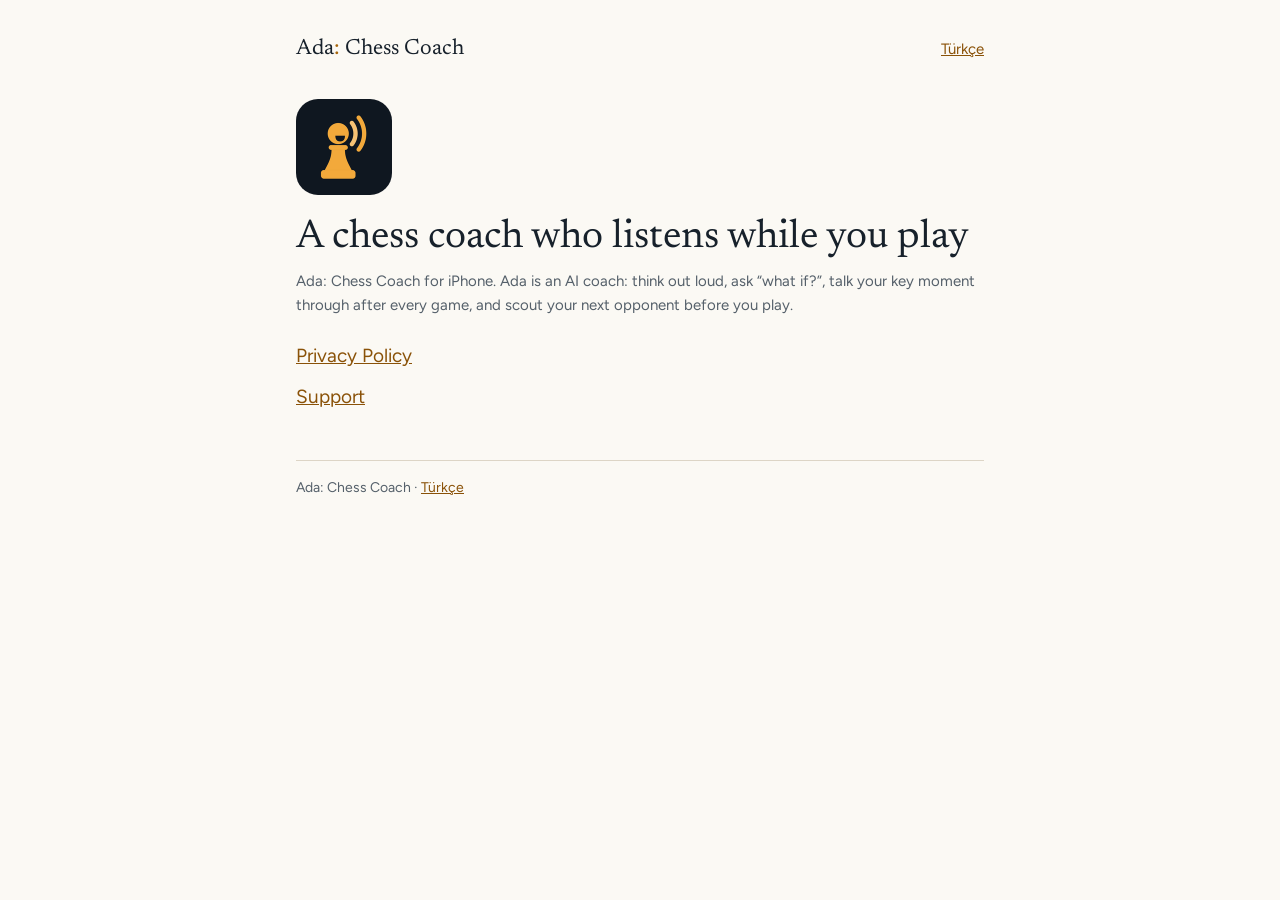
<file: index.html>
<!doctype html>
<html lang="en">
<head>
<meta charset="utf-8">
<meta name="viewport" content="width=device-width, initial-scale=1">
<title>Ada: Chess Coach</title>
<meta name="description" content="A chess app with an AI voice coach who listens while you think out loud.">
<link rel="icon" href="favicon.png">
<link rel="apple-touch-icon" href="apple-touch-icon.png">
<link rel="stylesheet" href="style.css">
</head>
<body>
<main>
<header class="top">
  <a class="brand" href="./">Ada<span>:</span> Chess Coach</a>
  <nav><a href="tr/" hreflang="tr" lang="tr">Türkçe</a></nav>
</header>
<img class="app-icon" src="icon.png" width="96" height="96" alt="">
<h1>A chess coach who listens while you play</h1>
<p class="meta">Ada: Chess Coach for iPhone. Ada is an AI coach: think out loud, ask “what if?”, talk your key moment through after every game, and scout your next opponent before you play.</p>
<div class="links">
  <a href="privacy/">Privacy Policy</a>
  <a href="support/">Support</a>
</div>
<footer>Ada: Chess Coach · <a href="tr/" hreflang="tr" lang="tr">Türkçe</a></footer>
</main>
</body>
</html>
</file>
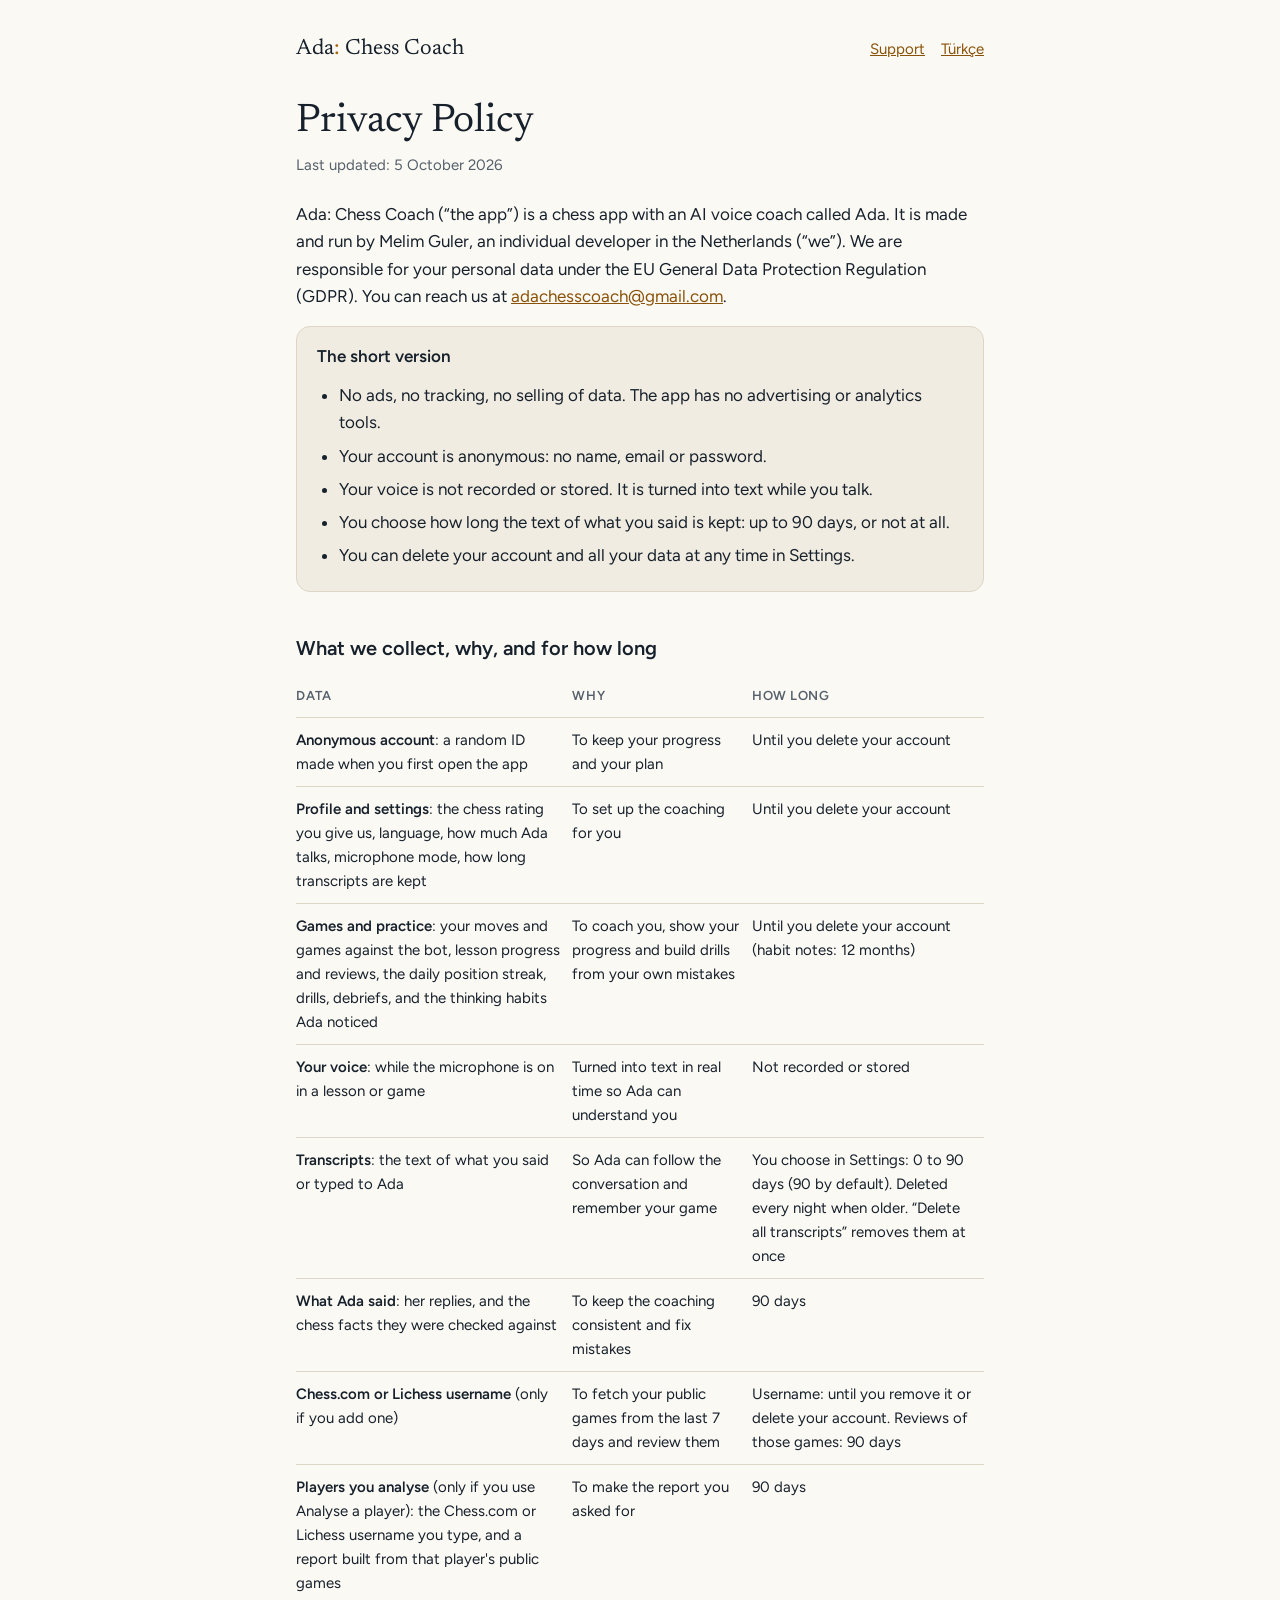
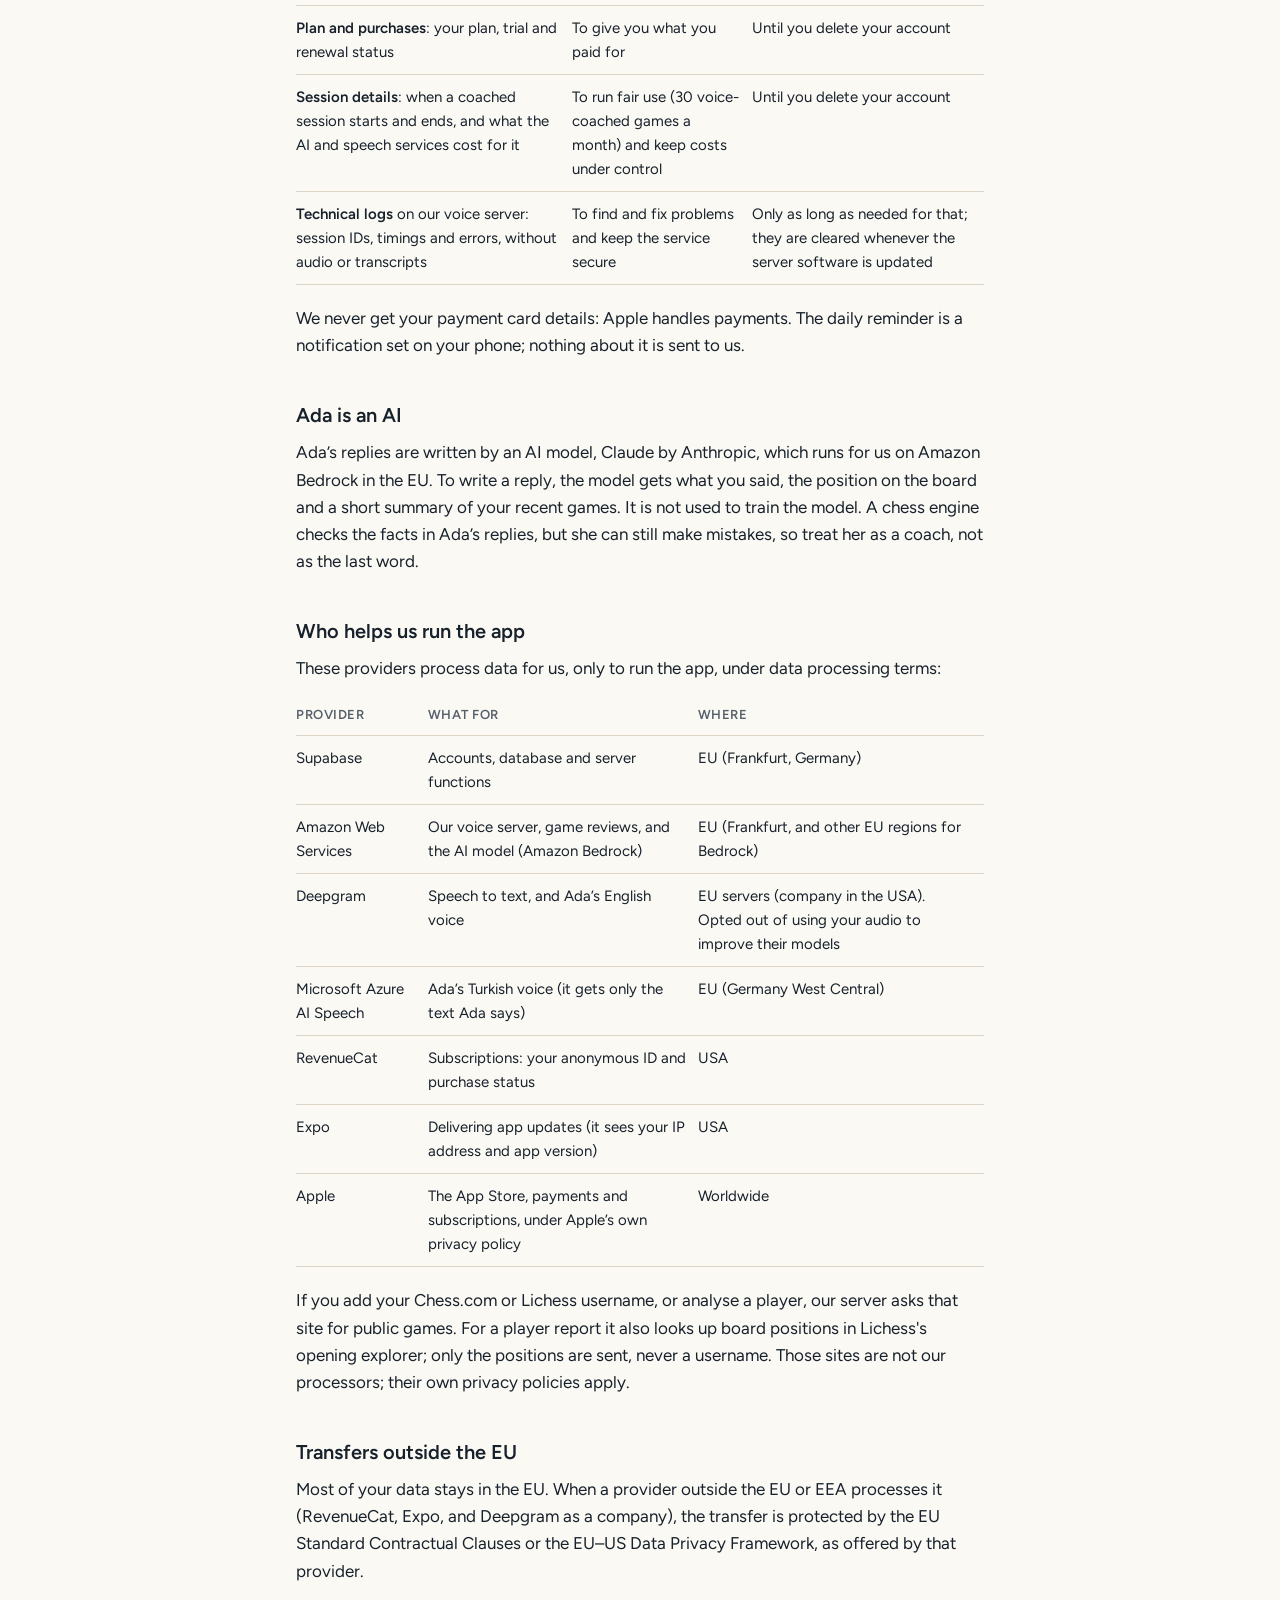
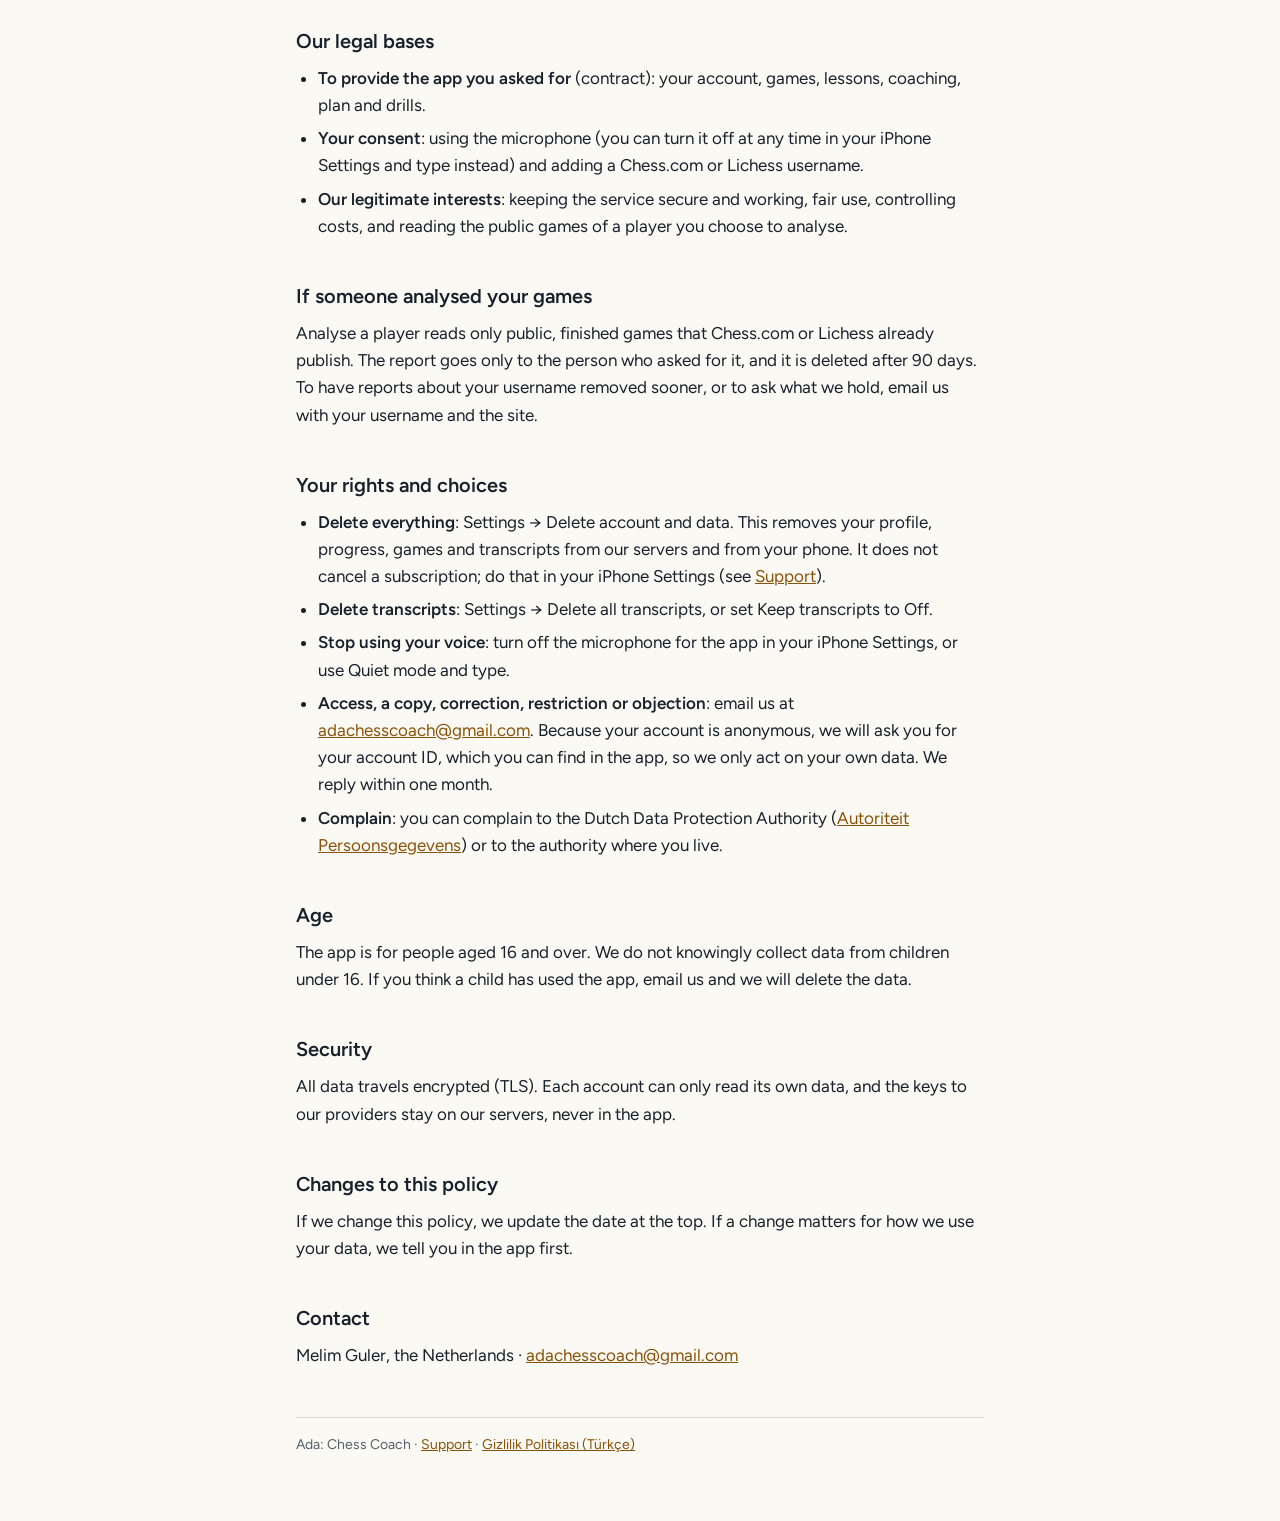
<file: privacy/index.html>
<!doctype html>
<html lang="en">
<head>
<meta charset="utf-8">
<meta name="viewport" content="width=device-width, initial-scale=1">
<title>Privacy Policy · Ada: Chess Coach</title>
<meta name="description" content="How Ada: Chess Coach handles your data.">
<link rel="icon" href="../favicon.png">
<link rel="apple-touch-icon" href="../apple-touch-icon.png">
<link rel="stylesheet" href="../style.css">
</head>
<body>
<main>
<header class="top">
  <a class="brand" href="../">Ada<span>:</span> Chess Coach</a>
  <nav><a href="../support/">Support</a><a href="../tr/privacy/" hreflang="tr" lang="tr">Türkçe</a></nav>
</header>

<h1>Privacy Policy</h1>
<p class="meta">Last updated: 5 October 2026</p>

<p>Ada: Chess Coach (“the app”) is a chess app with an AI voice coach called Ada. It is made and run by Melim Guler, an individual developer in the Netherlands (“we”). We are responsible for your personal data under the EU General Data Protection Regulation (GDPR). You can reach us at <a href="mailto:adachesscoach@gmail.com">adachesscoach@gmail.com</a>.</p>

<div class="box">
<p><strong>The short version</strong></p>
<ul>
  <li>No ads, no tracking, no selling of data. The app has no advertising or analytics tools.</li>
  <li>Your account is anonymous: no name, email or password.</li>
  <li>Your voice is not recorded or stored. It is turned into text while you talk.</li>
  <li>You choose how long the text of what you said is kept: up to 90 days, or not at all.</li>
  <li>You can delete your account and all your data at any time in Settings.</li>
</ul>
</div>

<h2>What we collect, why, and for how long</h2>
<div class="table-wrap"><table>
<thead><tr><th>Data</th><th>Why</th><th>How long</th></tr></thead>
<tbody>
<tr><td><strong>Anonymous account</strong>: a random ID made when you first open the app</td><td>To keep your progress and your plan</td><td>Until you delete your account</td></tr>
<tr><td><strong>Profile and settings</strong>: the chess rating you give us, language, how much Ada talks, microphone mode, how long transcripts are kept</td><td>To set up the coaching for you</td><td>Until you delete your account</td></tr>
<tr><td><strong>Games and practice</strong>: your moves and games against the bot, lesson progress and reviews, the daily position streak, drills, debriefs, and the thinking habits Ada noticed</td><td>To coach you, show your progress and build drills from your own mistakes</td><td>Until you delete your account (habit notes: 12 months)</td></tr>
<tr><td><strong>Your voice</strong>: while the microphone is on in a lesson or game</td><td>Turned into text in real time so Ada can understand you</td><td>Not recorded or stored</td></tr>
<tr><td><strong>Transcripts</strong>: the text of what you said or typed to Ada</td><td>So Ada can follow the conversation and remember your game</td><td>You choose in Settings: 0 to 90 days (90 by default). Deleted every night when older. “Delete all transcripts” removes them at once</td></tr>
<tr><td><strong>What Ada said</strong>: her replies, and the chess facts they were checked against</td><td>To keep the coaching consistent and fix mistakes</td><td>90 days</td></tr>
<tr><td><strong>Chess.com or Lichess username</strong> (only if you add one)</td><td>To fetch your public games from the last 7 days and review them</td><td>Username: until you remove it or delete your account. Reviews of those games: 90 days</td></tr>
<tr><td><strong>Players you analyse</strong> (only if you use Analyse a player): the Chess.com or Lichess username you type, and a report built from that player's public games</td><td>To make the report you asked for</td><td>90 days</td></tr>
<tr><td><strong>Plan and purchases</strong>: your plan, trial and renewal status</td><td>To give you what you paid for</td><td>Until you delete your account</td></tr>
<tr><td><strong>Session details</strong>: when a coached session starts and ends, and what the AI and speech services cost for it</td><td>To run fair use (30 voice-coached games a month) and keep costs under control</td><td>Until you delete your account</td></tr>
<tr><td><strong>Technical logs</strong> on our voice server: session IDs, timings and errors, without audio or transcripts</td><td>To find and fix problems and keep the service secure</td><td>Only as long as needed for that; they are cleared whenever the server software is updated</td></tr>
</tbody>
</table></div>
<p>We never get your payment card details: Apple handles payments. The daily reminder is a notification set on your phone; nothing about it is sent to us.</p>

<h2>Ada is an AI</h2>
<p>Ada’s replies are written by an AI model, Claude by Anthropic, which runs for us on Amazon Bedrock in the EU. To write a reply, the model gets what you said, the position on the board and a short summary of your recent games. It is not used to train the model. A chess engine checks the facts in Ada’s replies, but she can still make mistakes, so treat her as a coach, not as the last word.</p>

<h2>Who helps us run the app</h2>
<p>These providers process data for us, only to run the app, under data processing terms:</p>
<div class="table-wrap"><table>
<thead><tr><th>Provider</th><th>What for</th><th>Where</th></tr></thead>
<tbody>
<tr><td>Supabase</td><td>Accounts, database and server functions</td><td>EU (Frankfurt, Germany)</td></tr>
<tr><td>Amazon Web Services</td><td>Our voice server, game reviews, and the AI model (Amazon Bedrock)</td><td>EU (Frankfurt, and other EU regions for Bedrock)</td></tr>
<tr><td>Deepgram</td><td>Speech to text, and Ada’s English voice</td><td>EU servers (company in the USA). Opted out of using your audio to improve their models</td></tr>
<tr><td>Microsoft Azure AI Speech</td><td>Ada’s Turkish voice (it gets only the text Ada says)</td><td>EU (Germany West Central)</td></tr>
<tr><td>RevenueCat</td><td>Subscriptions: your anonymous ID and purchase status</td><td>USA</td></tr>
<tr><td>Expo</td><td>Delivering app updates (it sees your IP address and app version)</td><td>USA</td></tr>
<tr><td>Apple</td><td>The App Store, payments and subscriptions, under Apple’s own privacy policy</td><td>Worldwide</td></tr>
</tbody>
</table></div>
<p>If you add your Chess.com or Lichess username, or analyse a player, our server asks that site for public games. For a player report it also looks up board positions in Lichess's opening explorer; only the positions are sent, never a username. Those sites are not our processors; their own privacy policies apply.</p>

<h2>Transfers outside the EU</h2>
<p>Most of your data stays in the EU. When a provider outside the EU or EEA processes it (RevenueCat, Expo, and Deepgram as a company), the transfer is protected by the EU Standard Contractual Clauses or the EU–US Data Privacy Framework, as offered by that provider.</p>

<h2>Our legal bases</h2>
<ul>
  <li><strong>To provide the app you asked for</strong> (contract): your account, games, lessons, coaching, plan and drills.</li>
  <li><strong>Your consent</strong>: using the microphone (you can turn it off at any time in your iPhone Settings and type instead) and adding a Chess.com or Lichess username.</li>
  <li><strong>Our legitimate interests</strong>: keeping the service secure and working, fair use, controlling costs, and reading the public games of a player you choose to analyse.</li>
</ul>

<h2>If someone analysed your games</h2>
<p>Analyse a player reads only public, finished games that Chess.com or Lichess already publish. The report goes only to the person who asked for it, and it is deleted after 90 days. To have reports about your username removed sooner, or to ask what we hold, email us with your username and the site.</p>

<h2>Your rights and choices</h2>
<ul>
  <li><strong>Delete everything</strong>: Settings → Delete account and data. This removes your profile, progress, games and transcripts from our servers and from your phone. It does not cancel a subscription; do that in your iPhone Settings (see <a href="../support/">Support</a>).</li>
  <li><strong>Delete transcripts</strong>: Settings → Delete all transcripts, or set Keep transcripts to Off.</li>
  <li><strong>Stop using your voice</strong>: turn off the microphone for the app in your iPhone Settings, or use Quiet mode and type.</li>
  <li><strong>Access, a copy, correction, restriction or objection</strong>: email us at <a href="mailto:adachesscoach@gmail.com">adachesscoach@gmail.com</a>. Because your account is anonymous, we will ask you for your account ID, which you can find in the app, so we only act on your own data. We reply within one month.</li>
  <li><strong>Complain</strong>: you can complain to the Dutch Data Protection Authority (<a href="https://www.autoriteitpersoonsgegevens.nl/en">Autoriteit Persoonsgegevens</a>) or to the authority where you live.</li>
</ul>

<h2>Age</h2>
<p>The app is for people aged 16 and over. We do not knowingly collect data from children under 16. If you think a child has used the app, email us and we will delete the data.</p>

<h2>Security</h2>
<p>All data travels encrypted (TLS). Each account can only read its own data, and the keys to our providers stay on our servers, never in the app.</p>

<h2>Changes to this policy</h2>
<p>If we change this policy, we update the date at the top. If a change matters for how we use your data, we tell you in the app first.</p>

<h2>Contact</h2>
<p>Melim Guler, the Netherlands · <a href="mailto:adachesscoach@gmail.com">adachesscoach@gmail.com</a></p>

<footer>Ada: Chess Coach · <a href="../support/">Support</a> · <a href="../tr/privacy/" hreflang="tr" lang="tr">Gizlilik Politikası (Türkçe)</a></footer>
</main>
</body>
</html>
</file>
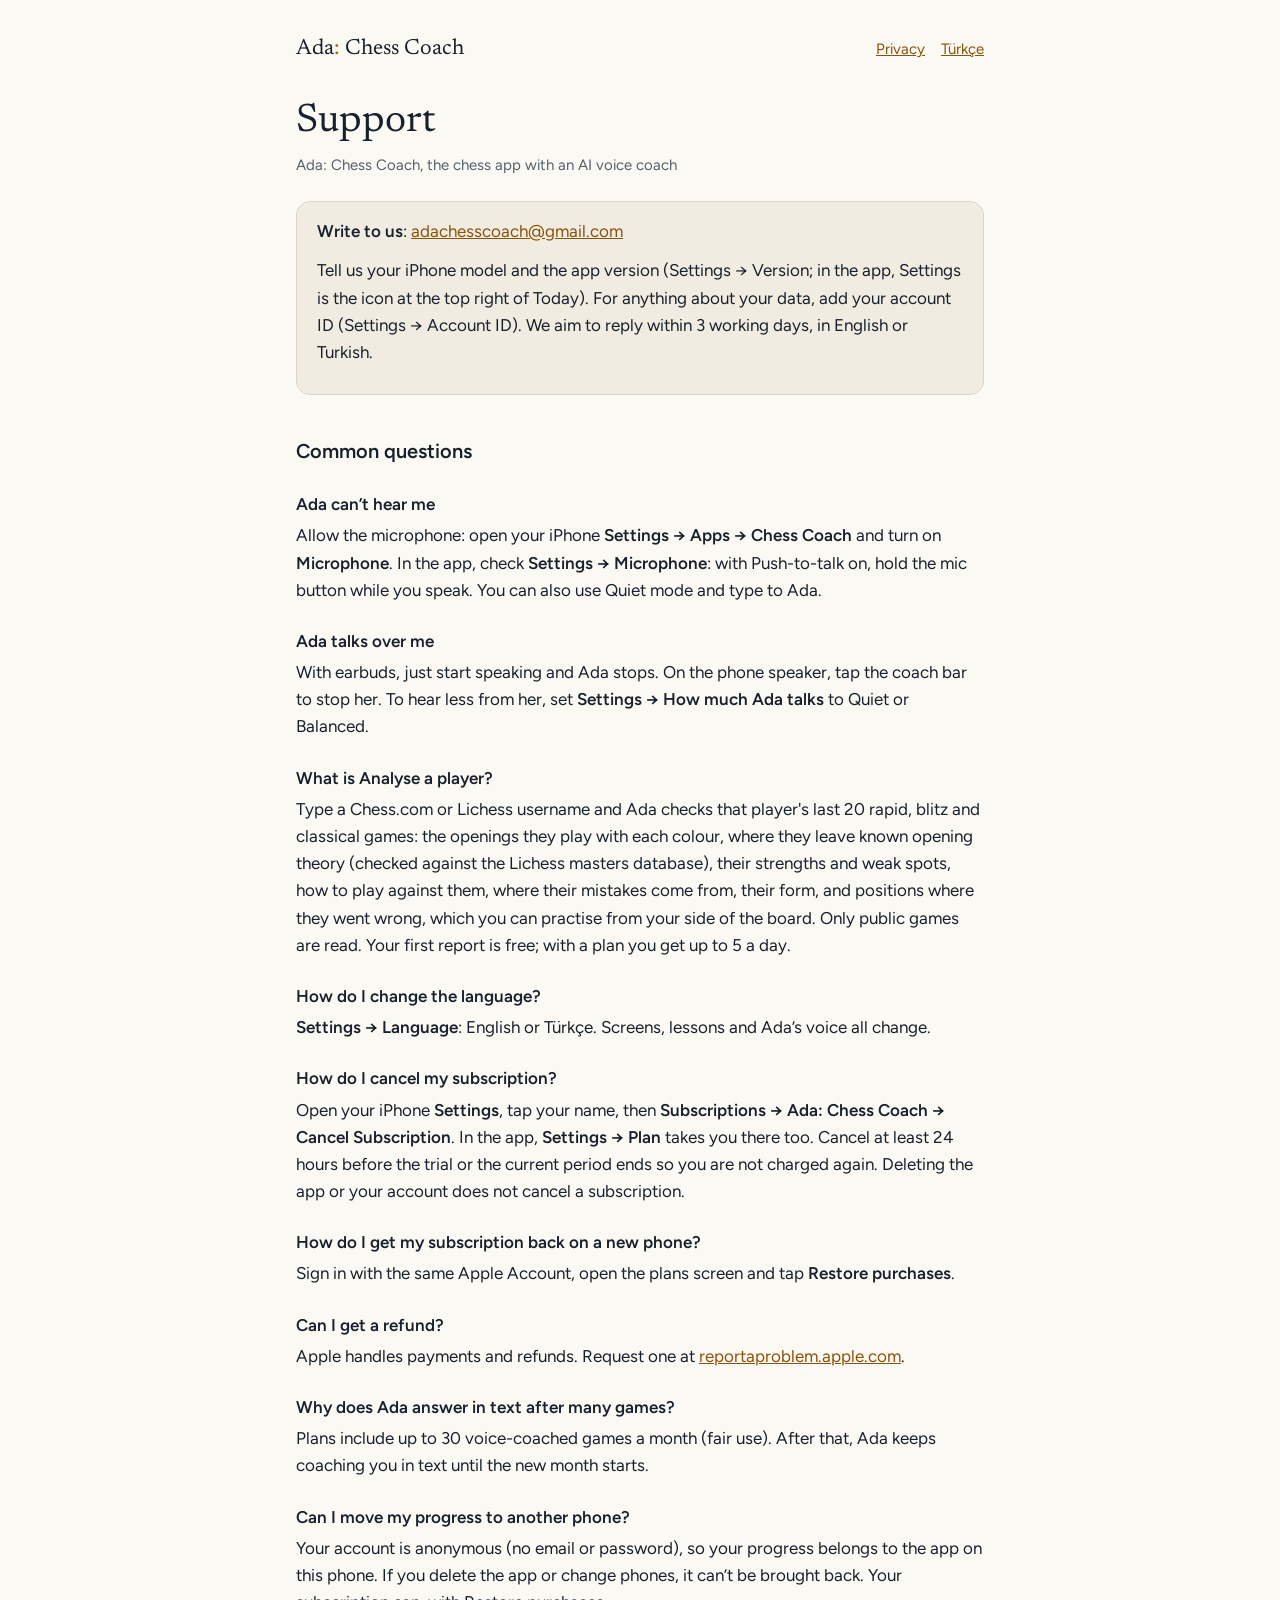
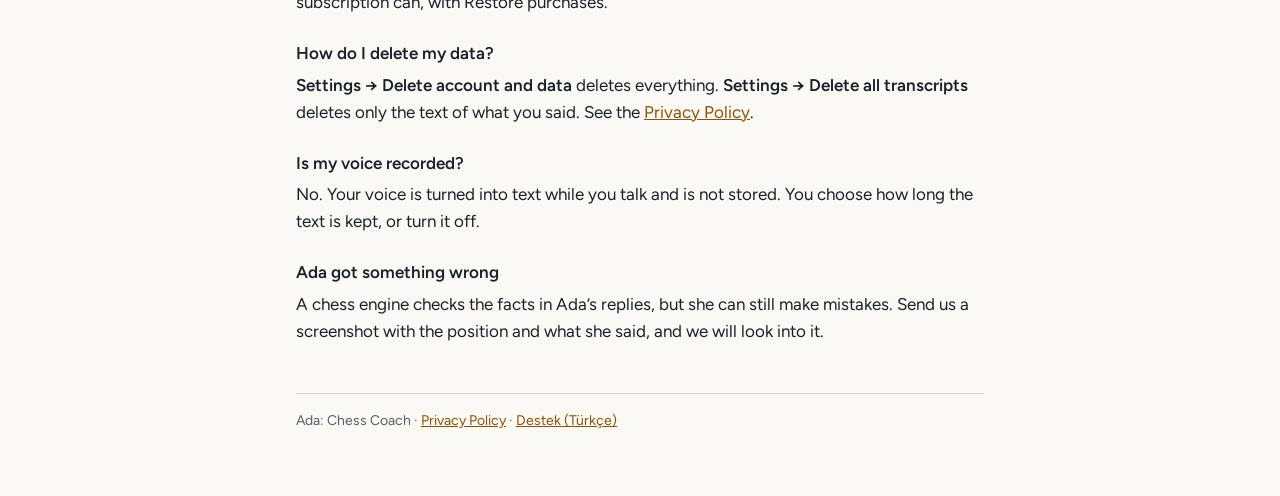
<file: support/index.html>
<!doctype html>
<html lang="en">
<head>
<meta charset="utf-8">
<meta name="viewport" content="width=device-width, initial-scale=1">
<title>Support · Ada: Chess Coach</title>
<meta name="description" content="Help with Ada: Chess Coach, and how to reach us.">
<link rel="icon" href="../favicon.png">
<link rel="apple-touch-icon" href="../apple-touch-icon.png">
<link rel="stylesheet" href="../style.css">
</head>
<body>
<main>
<header class="top">
  <a class="brand" href="../">Ada<span>:</span> Chess Coach</a>
  <nav><a href="../privacy/">Privacy</a><a href="../tr/support/" hreflang="tr" lang="tr">Türkçe</a></nav>
</header>

<h1>Support</h1>
<p class="meta">Ada: Chess Coach, the chess app with an AI voice coach</p>

<div class="box">
<p><strong>Write to us</strong>: <a href="mailto:adachesscoach@gmail.com">adachesscoach@gmail.com</a></p>
<p>Tell us your iPhone model and the app version (Settings → Version; in the app, Settings is the icon at the top right of Today). For anything about your data, add your account ID (Settings → Account ID). We aim to reply within 3 working days, in English or Turkish.</p>
</div>

<h2>Common questions</h2>

<h3>Ada can’t hear me</h3>
<p>Allow the microphone: open your iPhone <strong>Settings → Apps → Chess Coach</strong> and turn on <strong>Microphone</strong>. In the app, check <strong>Settings → Microphone</strong>: with Push-to-talk on, hold the mic button while you speak. You can also use Quiet mode and type to Ada.</p>

<h3>Ada talks over me</h3>
<p>With earbuds, just start speaking and Ada stops. On the phone speaker, tap the coach bar to stop her. To hear less from her, set <strong>Settings → How much Ada talks</strong> to Quiet or Balanced.</p>

<h3>What is Analyse a player?</h3>
<p>Type a Chess.com or Lichess username and Ada checks that player's last 20 rapid, blitz and classical games: the openings they play with each colour, where they leave known opening theory (checked against the Lichess masters database), their strengths and weak spots, how to play against them, where their mistakes come from, their form, and positions where they went wrong, which you can practise from your side of the board. Only public games are read. Your first report is free; with a plan you get up to 5 a day.</p>

<h3>How do I change the language?</h3>
<p><strong>Settings → Language</strong>: English or Türkçe. Screens, lessons and Ada’s voice all change.</p>

<h3>How do I cancel my subscription?</h3>
<p>Open your iPhone <strong>Settings</strong>, tap your name, then <strong>Subscriptions → Ada: Chess Coach → Cancel Subscription</strong>. In the app, <strong>Settings → Plan</strong> takes you there too. Cancel at least 24 hours before the trial or the current period ends so you are not charged again. Deleting the app or your account does not cancel a subscription.</p>

<h3>How do I get my subscription back on a new phone?</h3>
<p>Sign in with the same Apple Account, open the plans screen and tap <strong>Restore purchases</strong>.</p>

<h3>Can I get a refund?</h3>
<p>Apple handles payments and refunds. Request one at <a href="https://reportaproblem.apple.com">reportaproblem.apple.com</a>.</p>

<h3>Why does Ada answer in text after many games?</h3>
<p>Plans include up to 30 voice-coached games a month (fair use). After that, Ada keeps coaching you in text until the new month starts.</p>

<h3>Can I move my progress to another phone?</h3>
<p>Your account is anonymous (no email or password), so your progress belongs to the app on this phone. If you delete the app or change phones, it can’t be brought back. Your subscription can, with Restore purchases.</p>

<h3>How do I delete my data?</h3>
<p><strong>Settings → Delete account and data</strong> deletes everything. <strong>Settings → Delete all transcripts</strong> deletes only the text of what you said. See the <a href="../privacy/">Privacy Policy</a>.</p>

<h3>Is my voice recorded?</h3>
<p>No. Your voice is turned into text while you talk and is not stored. You choose how long the text is kept, or turn it off.</p>

<h3>Ada got something wrong</h3>
<p>A chess engine checks the facts in Ada’s replies, but she can still make mistakes. Send us a screenshot with the position and what she said, and we will look into it.</p>

<footer>Ada: Chess Coach · <a href="../privacy/">Privacy Policy</a> · <a href="../tr/support/" hreflang="tr" lang="tr">Destek (Türkçe)</a></footer>
</main>
</body>
</html>
</file>
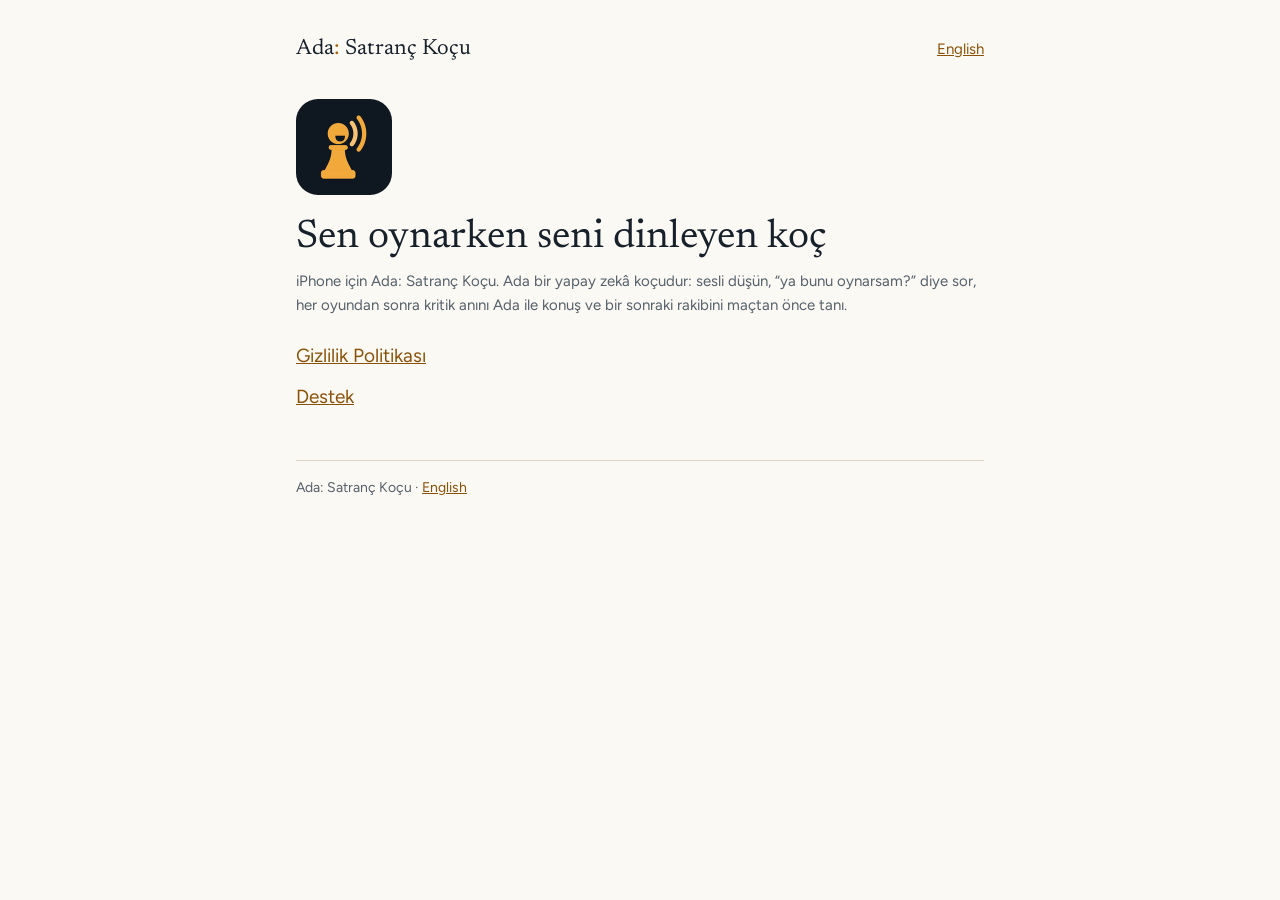
<file: tr/index.html>
<!doctype html>
<html lang="tr">
<head>
<meta charset="utf-8">
<meta name="viewport" content="width=device-width, initial-scale=1">
<title>Ada: Satranç Koçu</title>
<meta name="description" content="Sesli düşünürken seni dinleyen yapay zekâ koçlu satranç uygulaması.">
<link rel="icon" href="../favicon.png">
<link rel="apple-touch-icon" href="../apple-touch-icon.png">
<link rel="stylesheet" href="../style.css">
</head>
<body>
<main>
<header class="top">
  <a class="brand" href="./">Ada<span>:</span> Satranç Koçu</a>
  <nav><a href="../" hreflang="en" lang="en">English</a></nav>
</header>
<img class="app-icon" src="../icon.png" width="96" height="96" alt="">
<h1>Sen oynarken seni dinleyen koç</h1>
<p class="meta">iPhone için Ada: Satranç Koçu. Ada bir yapay zekâ koçudur: sesli düşün, “ya bunu oynarsam?” diye sor, her oyundan sonra kritik anını Ada ile konuş ve bir sonraki rakibini maçtan önce tanı.</p>
<div class="links">
  <a href="privacy/">Gizlilik Politikası</a>
  <a href="support/">Destek</a>
</div>
<footer>Ada: Satranç Koçu · <a href="../" hreflang="en" lang="en">English</a></footer>
</main>
</body>
</html>
</file>
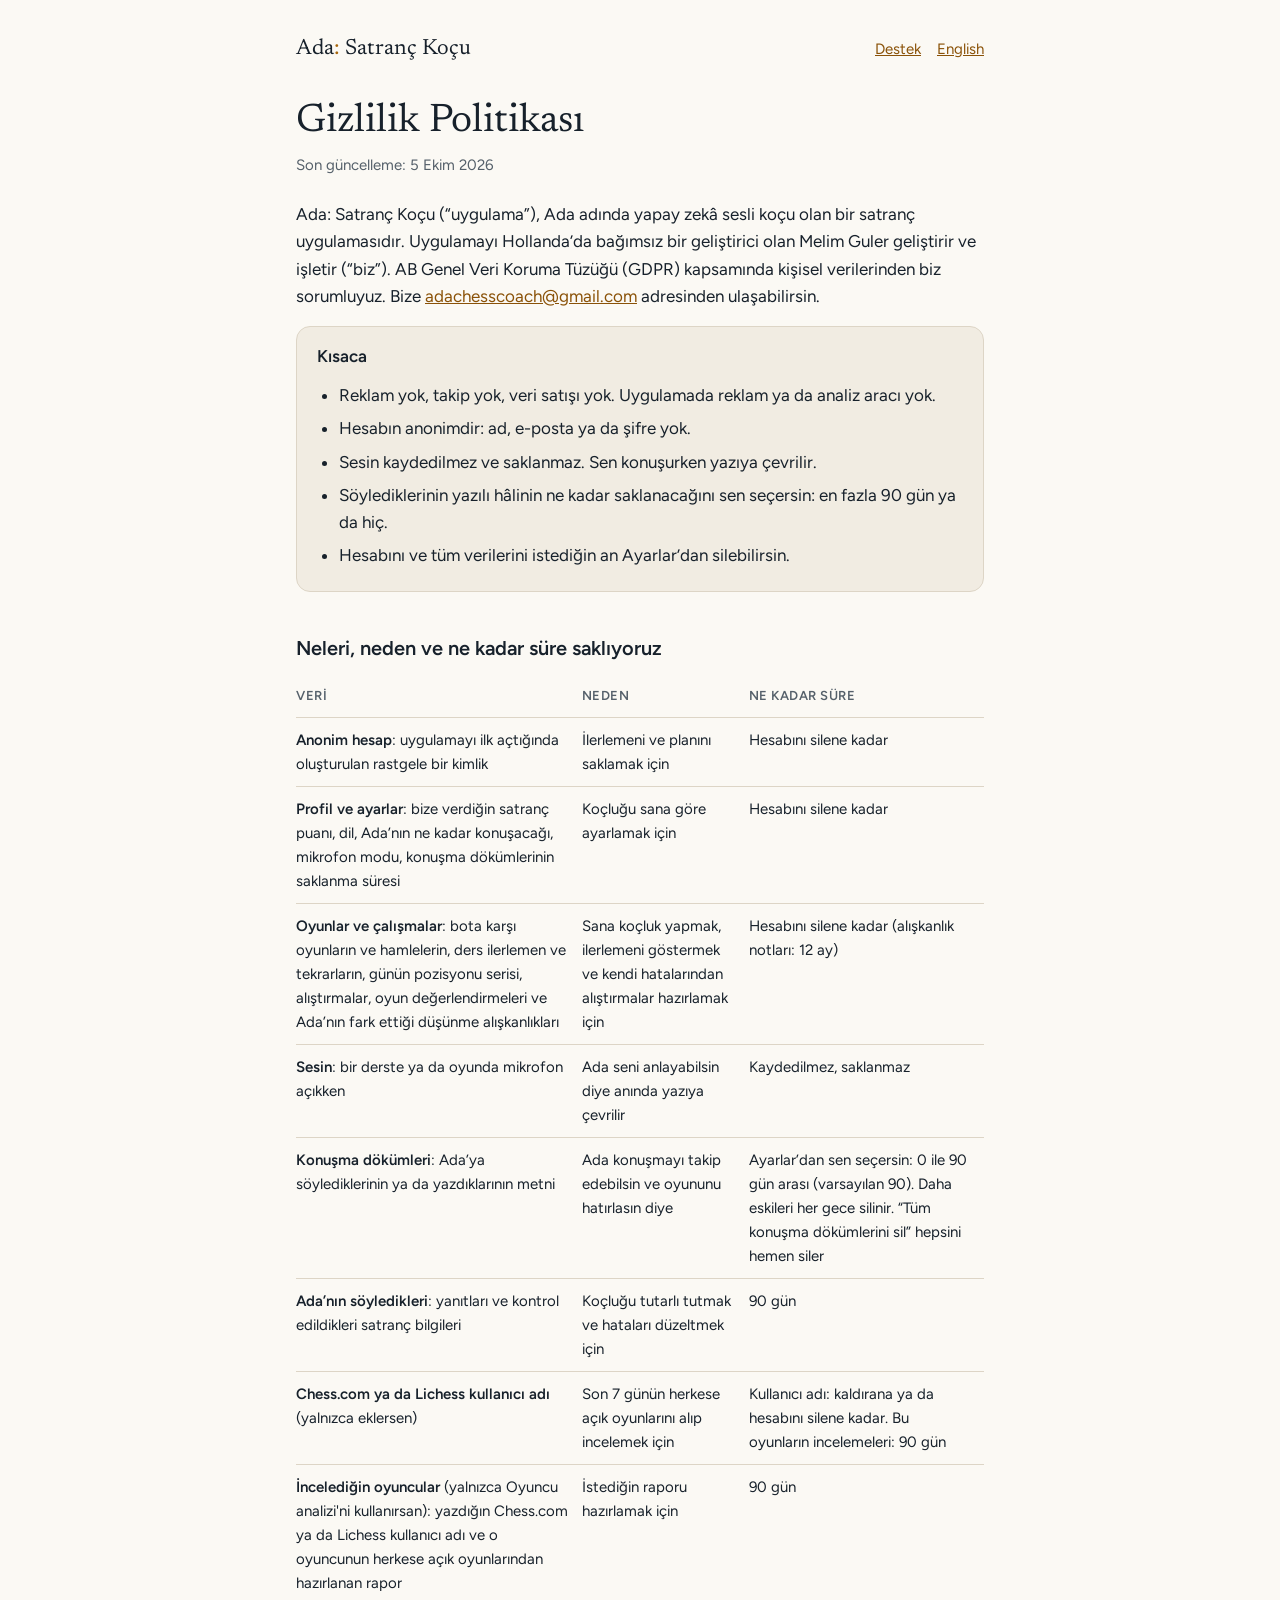
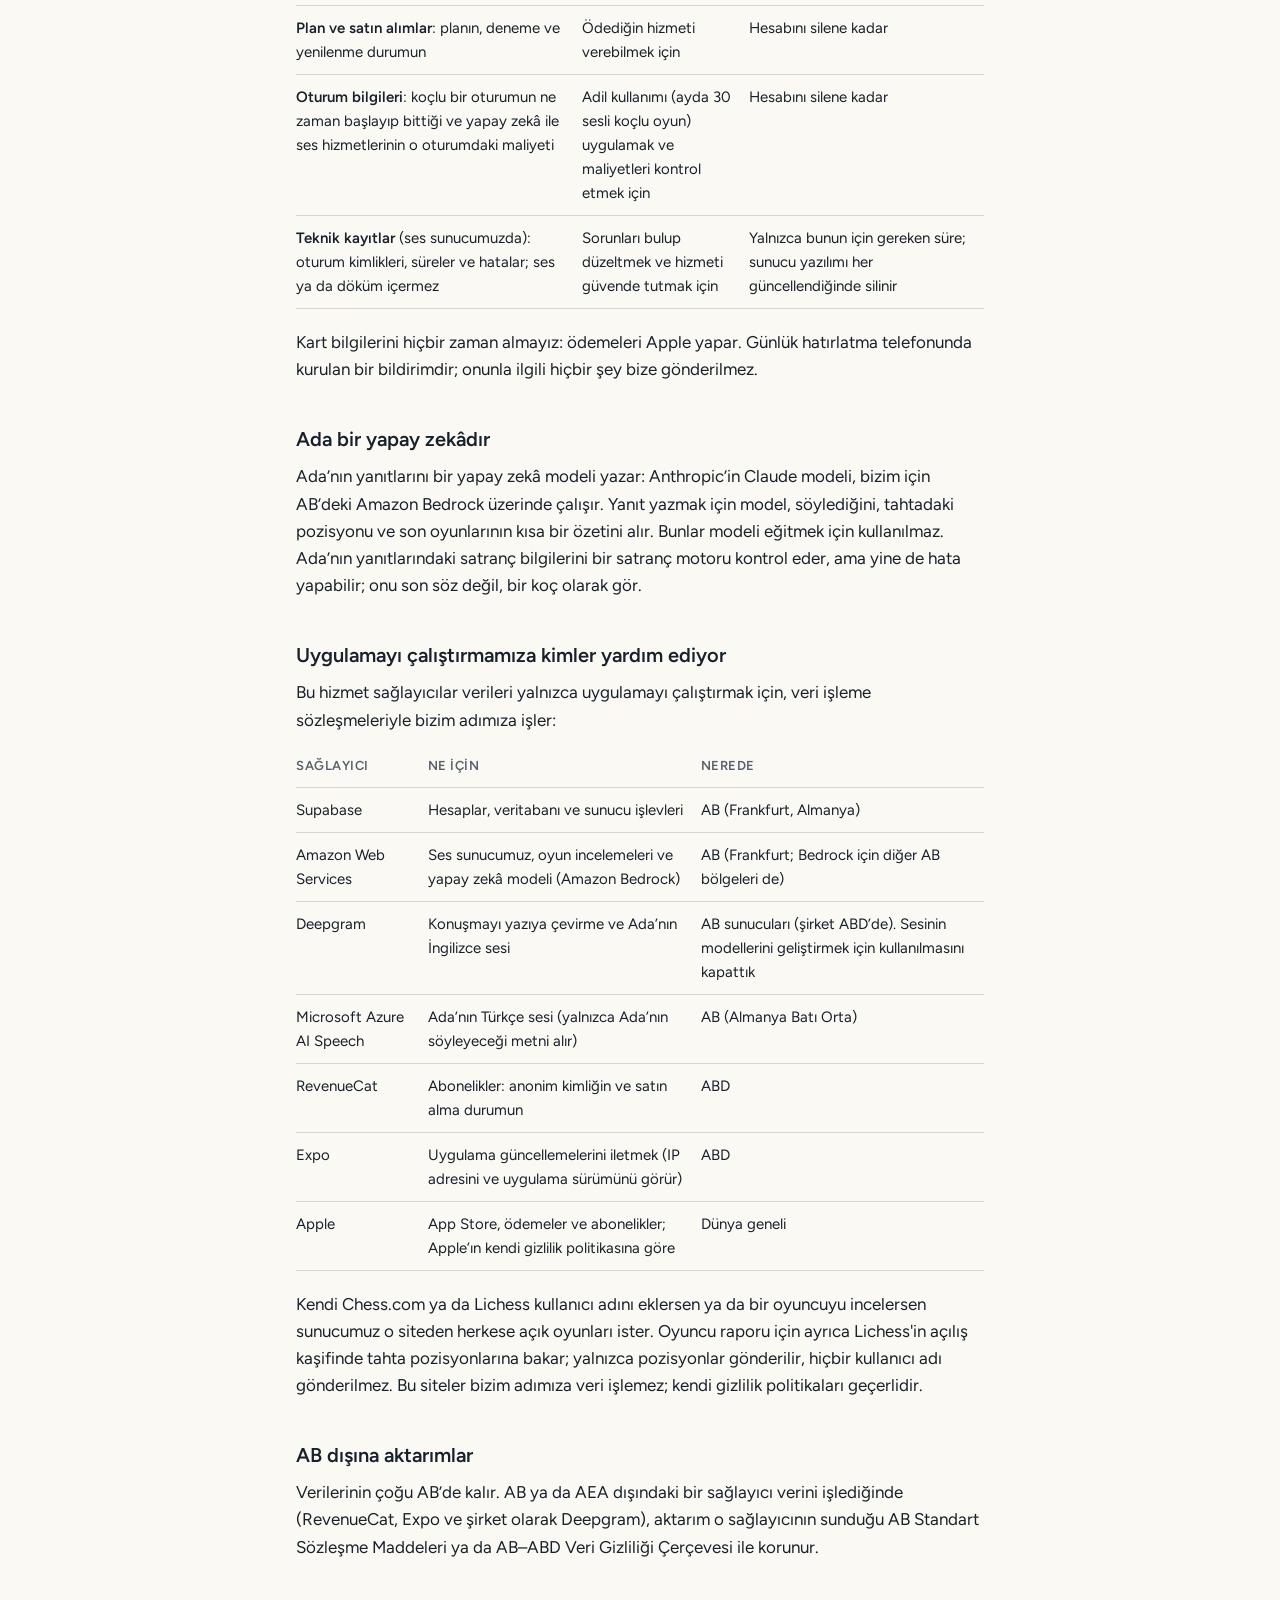
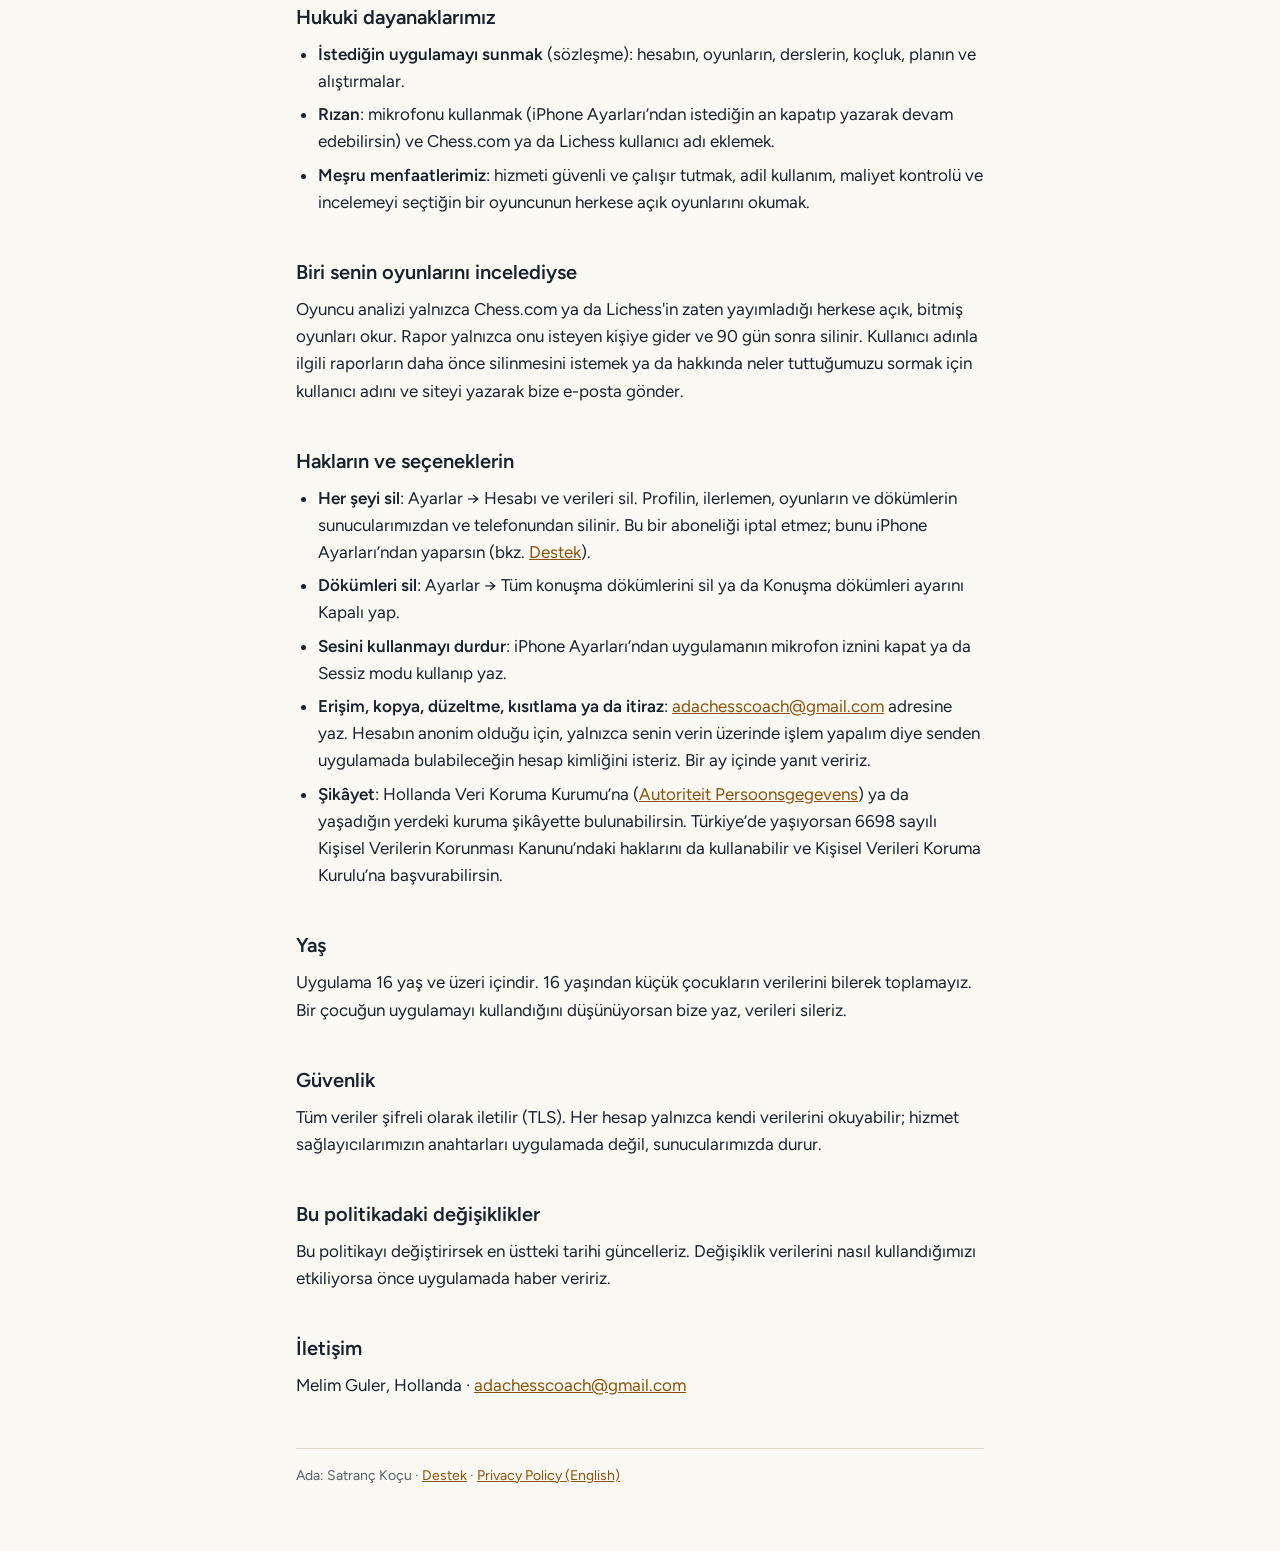
<file: tr/privacy/index.html>
<!doctype html>
<html lang="tr">
<head>
<meta charset="utf-8">
<meta name="viewport" content="width=device-width, initial-scale=1">
<title>Gizlilik Politikası · Ada: Satranç Koçu</title>
<meta name="description" content="Ada: Satranç Koçu verilerini nasıl kullanır.">
<link rel="icon" href="../../favicon.png">
<link rel="apple-touch-icon" href="../../apple-touch-icon.png">
<link rel="stylesheet" href="../../style.css">
</head>
<body>
<main>
<header class="top">
  <a class="brand" href="../">Ada<span>:</span> Satranç Koçu</a>
  <nav><a href="../support/">Destek</a><a href="../../privacy/" hreflang="en" lang="en">English</a></nav>
</header>

<h1>Gizlilik Politikası</h1>
<p class="meta">Son güncelleme: 5 Ekim 2026</p>

<p>Ada: Satranç Koçu (“uygulama”), Ada adında yapay zekâ sesli koçu olan bir satranç uygulamasıdır. Uygulamayı Hollanda’da bağımsız bir geliştirici olan Melim Guler geliştirir ve işletir (“biz”). AB Genel Veri Koruma Tüzüğü (GDPR) kapsamında kişisel verilerinden biz sorumluyuz. Bize <a href="mailto:adachesscoach@gmail.com">adachesscoach@gmail.com</a> adresinden ulaşabilirsin.</p>

<div class="box">
<p><strong>Kısaca</strong></p>
<ul>
  <li>Reklam yok, takip yok, veri satışı yok. Uygulamada reklam ya da analiz aracı yok.</li>
  <li>Hesabın anonimdir: ad, e-posta ya da şifre yok.</li>
  <li>Sesin kaydedilmez ve saklanmaz. Sen konuşurken yazıya çevrilir.</li>
  <li>Söylediklerinin yazılı hâlinin ne kadar saklanacağını sen seçersin: en fazla 90 gün ya da hiç.</li>
  <li>Hesabını ve tüm verilerini istediğin an Ayarlar’dan silebilirsin.</li>
</ul>
</div>

<h2>Neleri, neden ve ne kadar süre saklıyoruz</h2>
<div class="table-wrap"><table>
<thead><tr><th>Veri</th><th>Neden</th><th>Ne kadar süre</th></tr></thead>
<tbody>
<tr><td><strong>Anonim hesap</strong>: uygulamayı ilk açtığında oluşturulan rastgele bir kimlik</td><td>İlerlemeni ve planını saklamak için</td><td>Hesabını silene kadar</td></tr>
<tr><td><strong>Profil ve ayarlar</strong>: bize verdiğin satranç puanı, dil, Ada’nın ne kadar konuşacağı, mikrofon modu, konuşma dökümlerinin saklanma süresi</td><td>Koçluğu sana göre ayarlamak için</td><td>Hesabını silene kadar</td></tr>
<tr><td><strong>Oyunlar ve çalışmalar</strong>: bota karşı oyunların ve hamlelerin, ders ilerlemen ve tekrarların, günün pozisyonu serisi, alıştırmalar, oyun değerlendirmeleri ve Ada’nın fark ettiği düşünme alışkanlıkları</td><td>Sana koçluk yapmak, ilerlemeni göstermek ve kendi hatalarından alıştırmalar hazırlamak için</td><td>Hesabını silene kadar (alışkanlık notları: 12 ay)</td></tr>
<tr><td><strong>Sesin</strong>: bir derste ya da oyunda mikrofon açıkken</td><td>Ada seni anlayabilsin diye anında yazıya çevrilir</td><td>Kaydedilmez, saklanmaz</td></tr>
<tr><td><strong>Konuşma dökümleri</strong>: Ada’ya söylediklerinin ya da yazdıklarının metni</td><td>Ada konuşmayı takip edebilsin ve oyununu hatırlasın diye</td><td>Ayarlar’dan sen seçersin: 0 ile 90 gün arası (varsayılan 90). Daha eskileri her gece silinir. “Tüm konuşma dökümlerini sil” hepsini hemen siler</td></tr>
<tr><td><strong>Ada’nın söyledikleri</strong>: yanıtları ve kontrol edildikleri satranç bilgileri</td><td>Koçluğu tutarlı tutmak ve hataları düzeltmek için</td><td>90 gün</td></tr>
<tr><td><strong>Chess.com ya da Lichess kullanıcı adı</strong> (yalnızca eklersen)</td><td>Son 7 günün herkese açık oyunlarını alıp incelemek için</td><td>Kullanıcı adı: kaldırana ya da hesabını silene kadar. Bu oyunların incelemeleri: 90 gün</td></tr>
<tr><td><strong>İncelediğin oyuncular</strong> (yalnızca Oyuncu analizi'ni kullanırsan): yazdığın Chess.com ya da Lichess kullanıcı adı ve o oyuncunun herkese açık oyunlarından hazırlanan rapor</td><td>İstediğin raporu hazırlamak için</td><td>90 gün</td></tr>
<tr><td><strong>Plan ve satın alımlar</strong>: planın, deneme ve yenilenme durumun</td><td>Ödediğin hizmeti verebilmek için</td><td>Hesabını silene kadar</td></tr>
<tr><td><strong>Oturum bilgileri</strong>: koçlu bir oturumun ne zaman başlayıp bittiği ve yapay zekâ ile ses hizmetlerinin o oturumdaki maliyeti</td><td>Adil kullanımı (ayda 30 sesli koçlu oyun) uygulamak ve maliyetleri kontrol etmek için</td><td>Hesabını silene kadar</td></tr>
<tr><td><strong>Teknik kayıtlar</strong> (ses sunucumuzda): oturum kimlikleri, süreler ve hatalar; ses ya da döküm içermez</td><td>Sorunları bulup düzeltmek ve hizmeti güvende tutmak için</td><td>Yalnızca bunun için gereken süre; sunucu yazılımı her güncellendiğinde silinir</td></tr>
</tbody>
</table></div>
<p>Kart bilgilerini hiçbir zaman almayız: ödemeleri Apple yapar. Günlük hatırlatma telefonunda kurulan bir bildirimdir; onunla ilgili hiçbir şey bize gönderilmez.</p>

<h2>Ada bir yapay zekâdır</h2>
<p>Ada’nın yanıtlarını bir yapay zekâ modeli yazar: Anthropic’in Claude modeli, bizim için AB’deki Amazon Bedrock üzerinde çalışır. Yanıt yazmak için model, söylediğini, tahtadaki pozisyonu ve son oyunlarının kısa bir özetini alır. Bunlar modeli eğitmek için kullanılmaz. Ada’nın yanıtlarındaki satranç bilgilerini bir satranç motoru kontrol eder, ama yine de hata yapabilir; onu son söz değil, bir koç olarak gör.</p>

<h2>Uygulamayı çalıştırmamıza kimler yardım ediyor</h2>
<p>Bu hizmet sağlayıcılar verileri yalnızca uygulamayı çalıştırmak için, veri işleme sözleşmeleriyle bizim adımıza işler:</p>
<div class="table-wrap"><table>
<thead><tr><th>Sağlayıcı</th><th>Ne için</th><th>Nerede</th></tr></thead>
<tbody>
<tr><td>Supabase</td><td>Hesaplar, veritabanı ve sunucu işlevleri</td><td>AB (Frankfurt, Almanya)</td></tr>
<tr><td>Amazon Web Services</td><td>Ses sunucumuz, oyun incelemeleri ve yapay zekâ modeli (Amazon Bedrock)</td><td>AB (Frankfurt; Bedrock için diğer AB bölgeleri de)</td></tr>
<tr><td>Deepgram</td><td>Konuşmayı yazıya çevirme ve Ada’nın İngilizce sesi</td><td>AB sunucuları (şirket ABD’de). Sesinin modellerini geliştirmek için kullanılmasını kapattık</td></tr>
<tr><td>Microsoft Azure AI Speech</td><td>Ada’nın Türkçe sesi (yalnızca Ada’nın söyleyeceği metni alır)</td><td>AB (Almanya Batı Orta)</td></tr>
<tr><td>RevenueCat</td><td>Abonelikler: anonim kimliğin ve satın alma durumun</td><td>ABD</td></tr>
<tr><td>Expo</td><td>Uygulama güncellemelerini iletmek (IP adresini ve uygulama sürümünü görür)</td><td>ABD</td></tr>
<tr><td>Apple</td><td>App Store, ödemeler ve abonelikler; Apple’ın kendi gizlilik politikasına göre</td><td>Dünya geneli</td></tr>
</tbody>
</table></div>
<p>Kendi Chess.com ya da Lichess kullanıcı adını eklersen ya da bir oyuncuyu incelersen sunucumuz o siteden herkese açık oyunları ister. Oyuncu raporu için ayrıca Lichess'in açılış kaşifinde tahta pozisyonlarına bakar; yalnızca pozisyonlar gönderilir, hiçbir kullanıcı adı gönderilmez. Bu siteler bizim adımıza veri işlemez; kendi gizlilik politikaları geçerlidir.</p>

<h2>AB dışına aktarımlar</h2>
<p>Verilerinin çoğu AB’de kalır. AB ya da AEA dışındaki bir sağlayıcı verini işlediğinde (RevenueCat, Expo ve şirket olarak Deepgram), aktarım o sağlayıcının sunduğu AB Standart Sözleşme Maddeleri ya da AB–ABD Veri Gizliliği Çerçevesi ile korunur.</p>

<h2>Hukuki dayanaklarımız</h2>
<ul>
  <li><strong>İstediğin uygulamayı sunmak</strong> (sözleşme): hesabın, oyunların, derslerin, koçluk, planın ve alıştırmalar.</li>
  <li><strong>Rızan</strong>: mikrofonu kullanmak (iPhone Ayarları’ndan istediğin an kapatıp yazarak devam edebilirsin) ve Chess.com ya da Lichess kullanıcı adı eklemek.</li>
  <li><strong>Meşru menfaatlerimiz</strong>: hizmeti güvenli ve çalışır tutmak, adil kullanım, maliyet kontrolü ve incelemeyi seçtiğin bir oyuncunun herkese açık oyunlarını okumak.</li>
</ul>

<h2>Biri senin oyunlarını incelediyse</h2>
<p>Oyuncu analizi yalnızca Chess.com ya da Lichess'in zaten yayımladığı herkese açık, bitmiş oyunları okur. Rapor yalnızca onu isteyen kişiye gider ve 90 gün sonra silinir. Kullanıcı adınla ilgili raporların daha önce silinmesini istemek ya da hakkında neler tuttuğumuzu sormak için kullanıcı adını ve siteyi yazarak bize e-posta gönder.</p>

<h2>Hakların ve seçeneklerin</h2>
<ul>
  <li><strong>Her şeyi sil</strong>: Ayarlar → Hesabı ve verileri sil. Profilin, ilerlemen, oyunların ve dökümlerin sunucularımızdan ve telefonundan silinir. Bu bir aboneliği iptal etmez; bunu iPhone Ayarları’ndan yaparsın (bkz. <a href="../support/">Destek</a>).</li>
  <li><strong>Dökümleri sil</strong>: Ayarlar → Tüm konuşma dökümlerini sil ya da Konuşma dökümleri ayarını Kapalı yap.</li>
  <li><strong>Sesini kullanmayı durdur</strong>: iPhone Ayarları’ndan uygulamanın mikrofon iznini kapat ya da Sessiz modu kullanıp yaz.</li>
  <li><strong>Erişim, kopya, düzeltme, kısıtlama ya da itiraz</strong>: <a href="mailto:adachesscoach@gmail.com">adachesscoach@gmail.com</a> adresine yaz. Hesabın anonim olduğu için, yalnızca senin verin üzerinde işlem yapalım diye senden uygulamada bulabileceğin hesap kimliğini isteriz. Bir ay içinde yanıt veririz.</li>
  <li><strong>Şikâyet</strong>: Hollanda Veri Koruma Kurumu’na (<a href="https://www.autoriteitpersoonsgegevens.nl/en">Autoriteit Persoonsgegevens</a>) ya da yaşadığın yerdeki kuruma şikâyette bulunabilirsin. Türkiye’de yaşıyorsan 6698 sayılı Kişisel Verilerin Korunması Kanunu’ndaki haklarını da kullanabilir ve Kişisel Verileri Koruma Kurulu’na başvurabilirsin.</li>
</ul>

<h2>Yaş</h2>
<p>Uygulama 16 yaş ve üzeri içindir. 16 yaşından küçük çocukların verilerini bilerek toplamayız. Bir çocuğun uygulamayı kullandığını düşünüyorsan bize yaz, verileri sileriz.</p>

<h2>Güvenlik</h2>
<p>Tüm veriler şifreli olarak iletilir (TLS). Her hesap yalnızca kendi verilerini okuyabilir; hizmet sağlayıcılarımızın anahtarları uygulamada değil, sunucularımızda durur.</p>

<h2>Bu politikadaki değişiklikler</h2>
<p>Bu politikayı değiştirirsek en üstteki tarihi güncelleriz. Değişiklik verilerini nasıl kullandığımızı etkiliyorsa önce uygulamada haber veririz.</p>

<h2>İletişim</h2>
<p>Melim Guler, Hollanda · <a href="mailto:adachesscoach@gmail.com">adachesscoach@gmail.com</a></p>

<footer>Ada: Satranç Koçu · <a href="../support/">Destek</a> · <a href="../../privacy/" hreflang="en" lang="en">Privacy Policy (English)</a></footer>
</main>
</body>
</html>
</file>
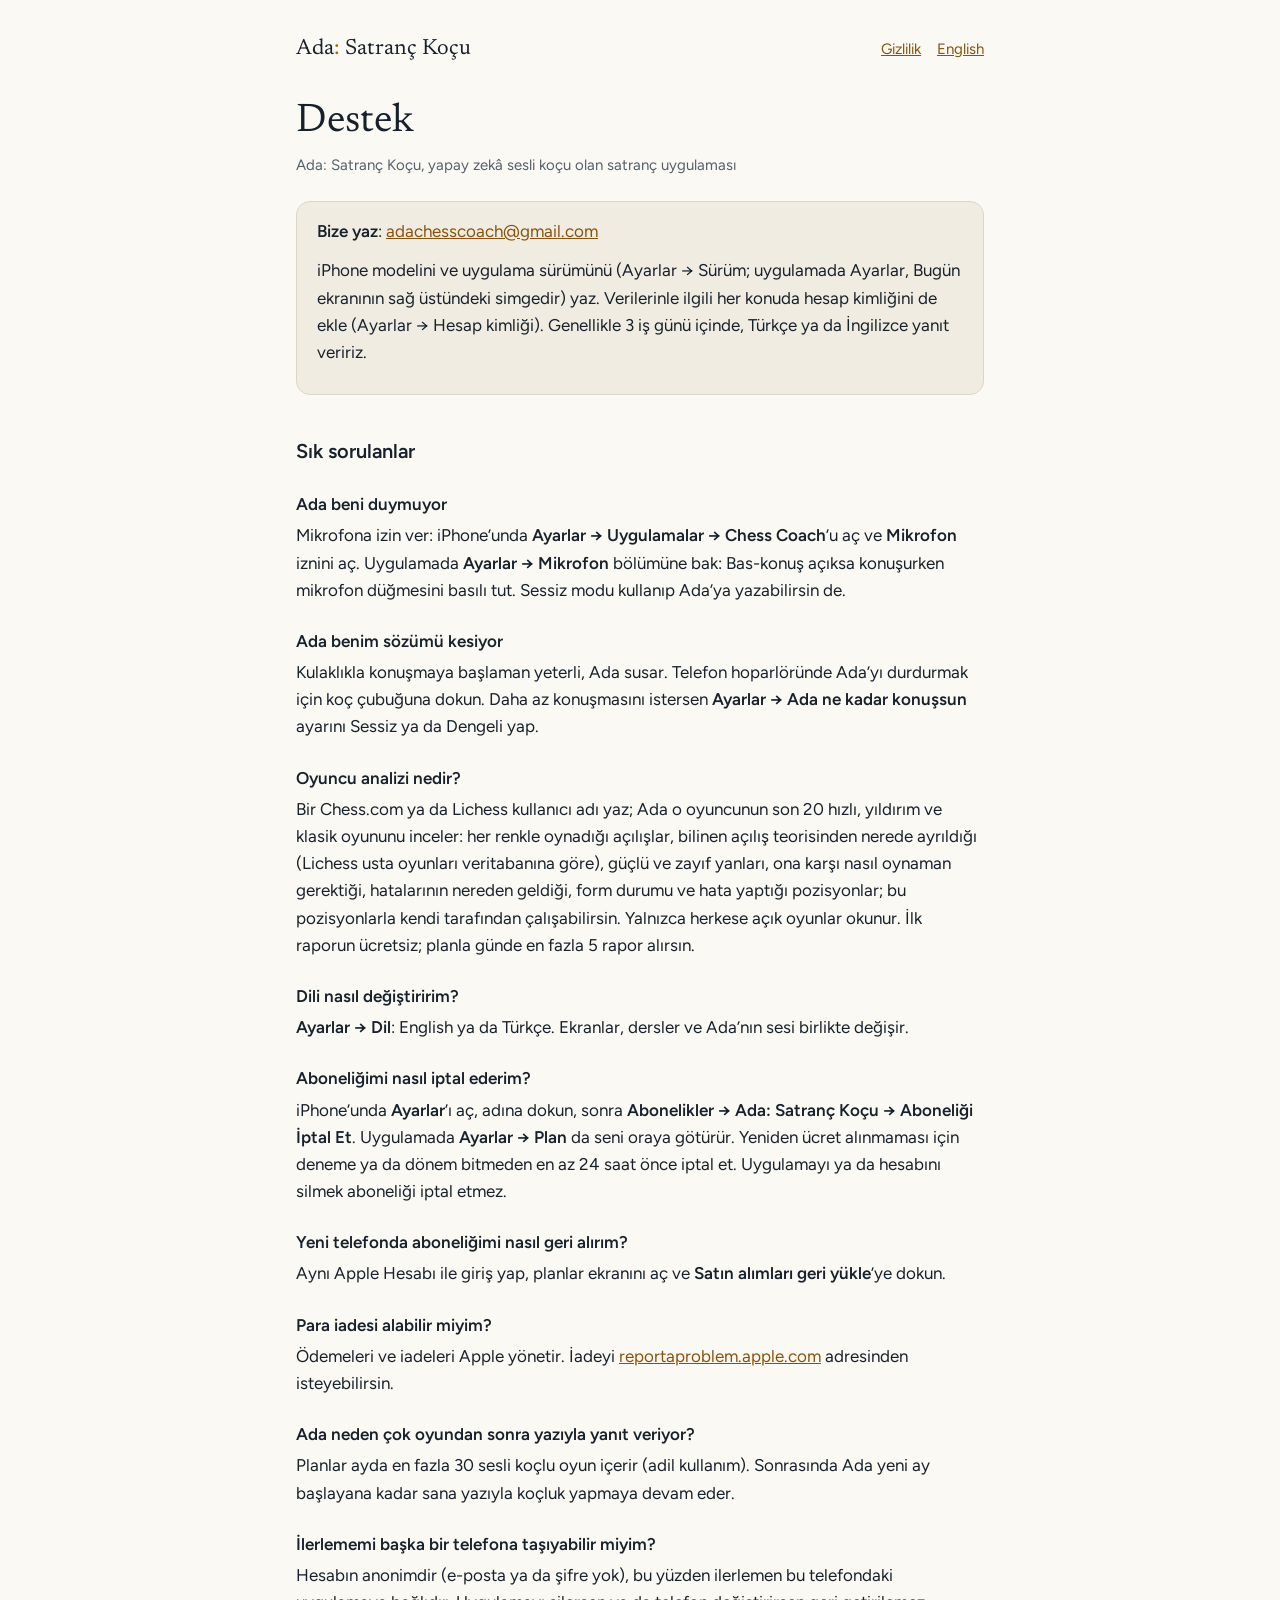
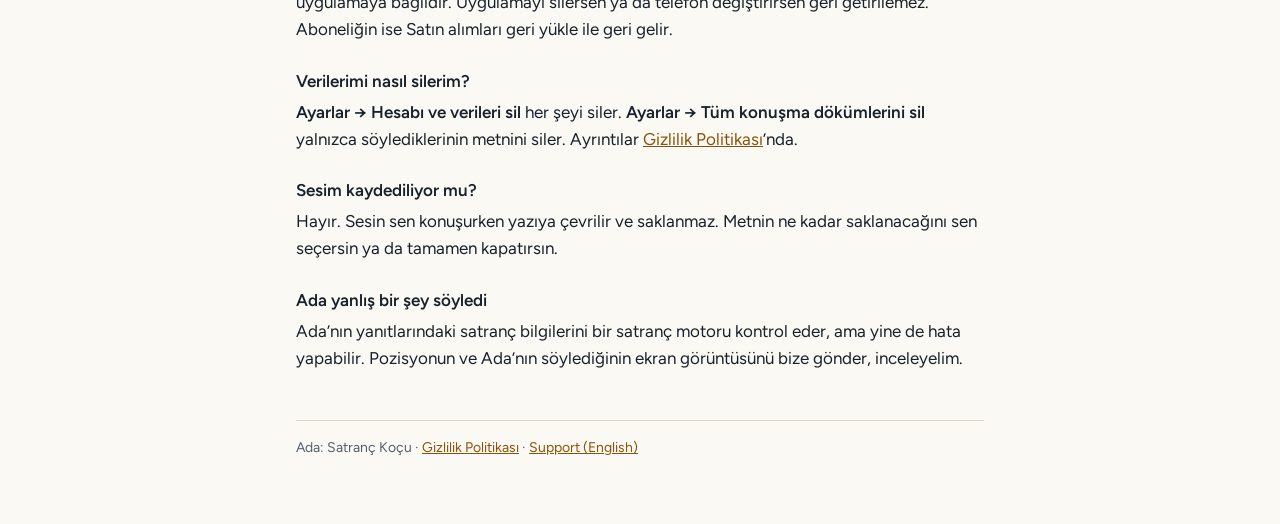
<file: tr/support/index.html>
<!doctype html>
<html lang="tr">
<head>
<meta charset="utf-8">
<meta name="viewport" content="width=device-width, initial-scale=1">
<title>Destek · Ada: Satranç Koçu</title>
<meta name="description" content="Ada: Satranç Koçu için yardım ve iletişim.">
<link rel="icon" href="../../favicon.png">
<link rel="apple-touch-icon" href="../../apple-touch-icon.png">
<link rel="stylesheet" href="../../style.css">
</head>
<body>
<main>
<header class="top">
  <a class="brand" href="../">Ada<span>:</span> Satranç Koçu</a>
  <nav><a href="../privacy/">Gizlilik</a><a href="../../support/" hreflang="en" lang="en">English</a></nav>
</header>

<h1>Destek</h1>
<p class="meta">Ada: Satranç Koçu, yapay zekâ sesli koçu olan satranç uygulaması</p>

<div class="box">
<p><strong>Bize yaz</strong>: <a href="mailto:adachesscoach@gmail.com">adachesscoach@gmail.com</a></p>
<p>iPhone modelini ve uygulama sürümünü (Ayarlar → Sürüm; uygulamada Ayarlar, Bugün ekranının sağ üstündeki simgedir) yaz. Verilerinle ilgili her konuda hesap kimliğini de ekle (Ayarlar → Hesap kimliği). Genellikle 3 iş günü içinde, Türkçe ya da İngilizce yanıt veririz.</p>
</div>

<h2>Sık sorulanlar</h2>

<h3>Ada beni duymuyor</h3>
<p>Mikrofona izin ver: iPhone’unda <strong>Ayarlar → Uygulamalar → Chess Coach</strong>’u aç ve <strong>Mikrofon</strong> iznini aç. Uygulamada <strong>Ayarlar → Mikrofon</strong> bölümüne bak: Bas-konuş açıksa konuşurken mikrofon düğmesini basılı tut. Sessiz modu kullanıp Ada’ya yazabilirsin de.</p>

<h3>Ada benim sözümü kesiyor</h3>
<p>Kulaklıkla konuşmaya başlaman yeterli, Ada susar. Telefon hoparlöründe Ada’yı durdurmak için koç çubuğuna dokun. Daha az konuşmasını istersen <strong>Ayarlar → Ada ne kadar konuşsun</strong> ayarını Sessiz ya da Dengeli yap.</p>

<h3>Oyuncu analizi nedir?</h3>
<p>Bir Chess.com ya da Lichess kullanıcı adı yaz; Ada o oyuncunun son 20 hızlı, yıldırım ve klasik oyununu inceler: her renkle oynadığı açılışlar, bilinen açılış teorisinden nerede ayrıldığı (Lichess usta oyunları veritabanına göre), güçlü ve zayıf yanları, ona karşı nasıl oynaman gerektiği, hatalarının nereden geldiği, form durumu ve hata yaptığı pozisyonlar; bu pozisyonlarla kendi tarafından çalışabilirsin. Yalnızca herkese açık oyunlar okunur. İlk raporun ücretsiz; planla günde en fazla 5 rapor alırsın.</p>

<h3>Dili nasıl değiştiririm?</h3>
<p><strong>Ayarlar → Dil</strong>: English ya da Türkçe. Ekranlar, dersler ve Ada’nın sesi birlikte değişir.</p>

<h3>Aboneliğimi nasıl iptal ederim?</h3>
<p>iPhone’unda <strong>Ayarlar</strong>’ı aç, adına dokun, sonra <strong>Abonelikler → Ada: Satranç Koçu → Aboneliği İptal Et</strong>. Uygulamada <strong>Ayarlar → Plan</strong> da seni oraya götürür. Yeniden ücret alınmaması için deneme ya da dönem bitmeden en az 24 saat önce iptal et. Uygulamayı ya da hesabını silmek aboneliği iptal etmez.</p>

<h3>Yeni telefonda aboneliğimi nasıl geri alırım?</h3>
<p>Aynı Apple Hesabı ile giriş yap, planlar ekranını aç ve <strong>Satın alımları geri yükle</strong>’ye dokun.</p>

<h3>Para iadesi alabilir miyim?</h3>
<p>Ödemeleri ve iadeleri Apple yönetir. İadeyi <a href="https://reportaproblem.apple.com">reportaproblem.apple.com</a> adresinden isteyebilirsin.</p>

<h3>Ada neden çok oyundan sonra yazıyla yanıt veriyor?</h3>
<p>Planlar ayda en fazla 30 sesli koçlu oyun içerir (adil kullanım). Sonrasında Ada yeni ay başlayana kadar sana yazıyla koçluk yapmaya devam eder.</p>

<h3>İlerlememi başka bir telefona taşıyabilir miyim?</h3>
<p>Hesabın anonimdir (e-posta ya da şifre yok), bu yüzden ilerlemen bu telefondaki uygulamaya bağlıdır. Uygulamayı silersen ya da telefon değiştirirsen geri getirilemez. Aboneliğin ise Satın alımları geri yükle ile geri gelir.</p>

<h3>Verilerimi nasıl silerim?</h3>
<p><strong>Ayarlar → Hesabı ve verileri sil</strong> her şeyi siler. <strong>Ayarlar → Tüm konuşma dökümlerini sil</strong> yalnızca söylediklerinin metnini siler. Ayrıntılar <a href="../privacy/">Gizlilik Politikası</a>’nda.</p>

<h3>Sesim kaydediliyor mu?</h3>
<p>Hayır. Sesin sen konuşurken yazıya çevrilir ve saklanmaz. Metnin ne kadar saklanacağını sen seçersin ya da tamamen kapatırsın.</p>

<h3>Ada yanlış bir şey söyledi</h3>
<p>Ada’nın yanıtlarındaki satranç bilgilerini bir satranç motoru kontrol eder, ama yine de hata yapabilir. Pozisyonun ve Ada’nın söylediğinin ekran görüntüsünü bize gönder, inceleyelim.</p>

<footer>Ada: Satranç Koçu · <a href="../privacy/">Gizlilik Politikası</a> · <a href="../../support/" hreflang="en" lang="en">Support (English)</a></footer>
</main>
</body>
</html>
</file>
<file: style.css>
/* Ada: Chess Coach — privacy and support pages. No trackers, no third-party requests:
   the fonts are served from this site (SIL Open Font License, see fonts/). */
@font-face { font-family: "Figtree"; src: url("fonts/Figtree-Regular.ttf") format("truetype"); font-weight: 400; font-display: swap; }
@font-face { font-family: "Figtree"; src: url("fonts/Figtree-SemiBold.ttf") format("truetype"); font-weight: 600; font-display: swap; }
@font-face { font-family: "Newsreader"; src: url("fonts/Newsreader-Regular.ttf") format("truetype"); font-weight: 400; font-display: swap; }

:root {
  --bg: #0F1720; --surface: #17212B; --line: #2A3844;
  --text: #F4F1EA; --muted: #A9B4BE; --amber: #F2A93B; --link: #F7C274;
  color-scheme: dark;
}
@media (prefers-color-scheme: light) {
  :root { --bg: #FBF9F4; --surface: #F1ECE2; --line: #DDD5C6; --text: #17212B; --muted: #55606A; --amber: #A8660B; --link: #8A5208; color-scheme: light; }
}
* { box-sizing: border-box; }
html { -webkit-text-size-adjust: 100%; }
body { margin: 0; background: var(--bg); color: var(--text); font: 17px/1.6 "Figtree", -apple-system, system-ui, sans-serif; }
main { max-width: 720px; margin: 0 auto; padding: 32px 16px 64px; }
header.top { display: flex; justify-content: space-between; align-items: baseline; gap: 12px; flex-wrap: wrap; margin-bottom: 32px; }
.brand { font-family: "Newsreader", Georgia, serif; font-size: 22px; color: var(--text); text-decoration: none; }
.brand span { color: var(--amber); }
nav a { margin-left: 16px; font-size: 15px; }
nav a:first-child { margin-left: 0; }
h1 { font-family: "Newsreader", Georgia, serif; font-weight: 400; font-size: 40px; line-height: 1.15; margin: 0 0 8px; }
h2 { font-weight: 600; font-size: 20px; margin: 40px 0 8px; }
h3 { font-weight: 600; font-size: 17px; margin: 24px 0 4px; }
p, ul { margin: 0 0 12px; }
ul { padding-left: 22px; }
li { margin-bottom: 6px; }
a { color: var(--link); }
.meta { color: var(--muted); font-size: 15px; margin-bottom: 24px; }
.box { background: var(--surface); border: 1px solid var(--line); border-radius: 14px; padding: 16px 20px; margin: 16px 0 24px; }
.box ul { margin: 0; }
.table-wrap { overflow-x: auto; margin: 12px 0 20px; }
table { border-collapse: collapse; width: 100%; font-size: 15px; }
th, td { text-align: left; vertical-align: top; padding: 10px 12px 10px 0; border-bottom: 1px solid var(--line); }
th { font-weight: 600; color: var(--muted); font-size: 13px; text-transform: uppercase; letter-spacing: 0.04em; }
footer { margin-top: 48px; padding-top: 16px; border-top: 1px solid var(--line); color: var(--muted); font-size: 14px; }
.app-icon { display: block; width: 96px; height: 96px; border-radius: 22px; margin: 0 0 20px; }
.links a { display: block; font-size: 19px; margin: 10px 0; }
@media (max-width: 520px) { h1 { font-size: 32px; } th, td { font-size: 14px; } }
</file>
